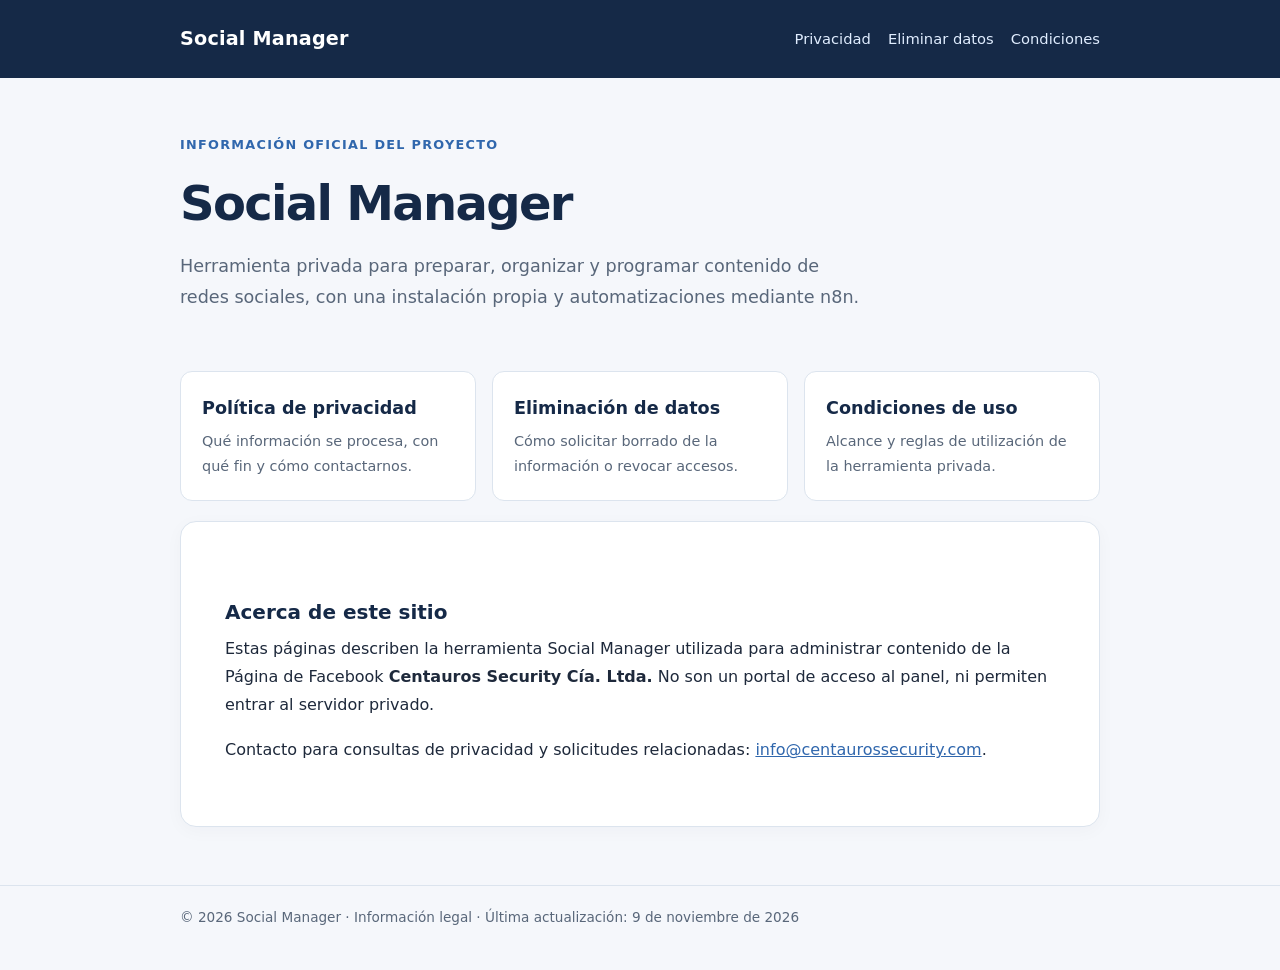
<file: index.html>
<!doctype html><html lang="es"><head><meta charset="UTF-8"><meta name="viewport" content="width=device-width, initial-scale=1"><title>Social Manager | Información legal y privacidad</title><meta name="description" content="Información de privacidad, eliminación de datos y condiciones de uso de Social Manager, herramienta privada de programación de publicaciones."><link rel="stylesheet" href="styles.css"></head><body><header class="masthead"><div class="wrap"><a class="brand" href="index.html">Social Manager</a><nav aria-label="Navegación"><a href="privacidad.html">Privacidad</a><a href="eliminar-datos.html">Eliminar datos</a><a href="condiciones.html">Condiciones</a></nav></div></header><main class="wrap"><section class="hero"><div class="eyebrow">Información oficial del proyecto</div><h1>Social Manager</h1><p class="intro">Herramienta privada para preparar, organizar y programar contenido de redes sociales, con una instalación propia y automatizaciones mediante n8n.</p></section><section class="links" aria-label="Documentos legales"><a class="linkcard" href="privacidad.html"><strong>Política de privacidad</strong><span>Qué información se procesa, con qué fin y cómo contactarnos.</span></a><a class="linkcard" href="eliminar-datos.html"><strong>Eliminación de datos</strong><span>Cómo solicitar borrado de la información o revocar accesos.</span></a><a class="linkcard" href="condiciones.html"><strong>Condiciones de uso</strong><span>Alcance y reglas de utilización de la herramienta privada.</span></a></section><section class="panel"><h2>Acerca de este sitio</h2><p>Estas páginas describen la herramienta Social Manager utilizada para administrar contenido de la Página de Facebook <strong>Centauros Security Cía. Ltda.</strong> No son un portal de acceso al panel, ni permiten entrar al servidor privado.</p><p>Contacto para consultas de privacidad y solicitudes relacionadas: <a href="mailto:info@centaurossecurity.com">info@centaurossecurity.com</a>.</p></section></main><footer><div class="wrap">© 2026 Social Manager · Información legal · Última actualización: 9 de noviembre de 2026</div></footer></body></html>
</file>
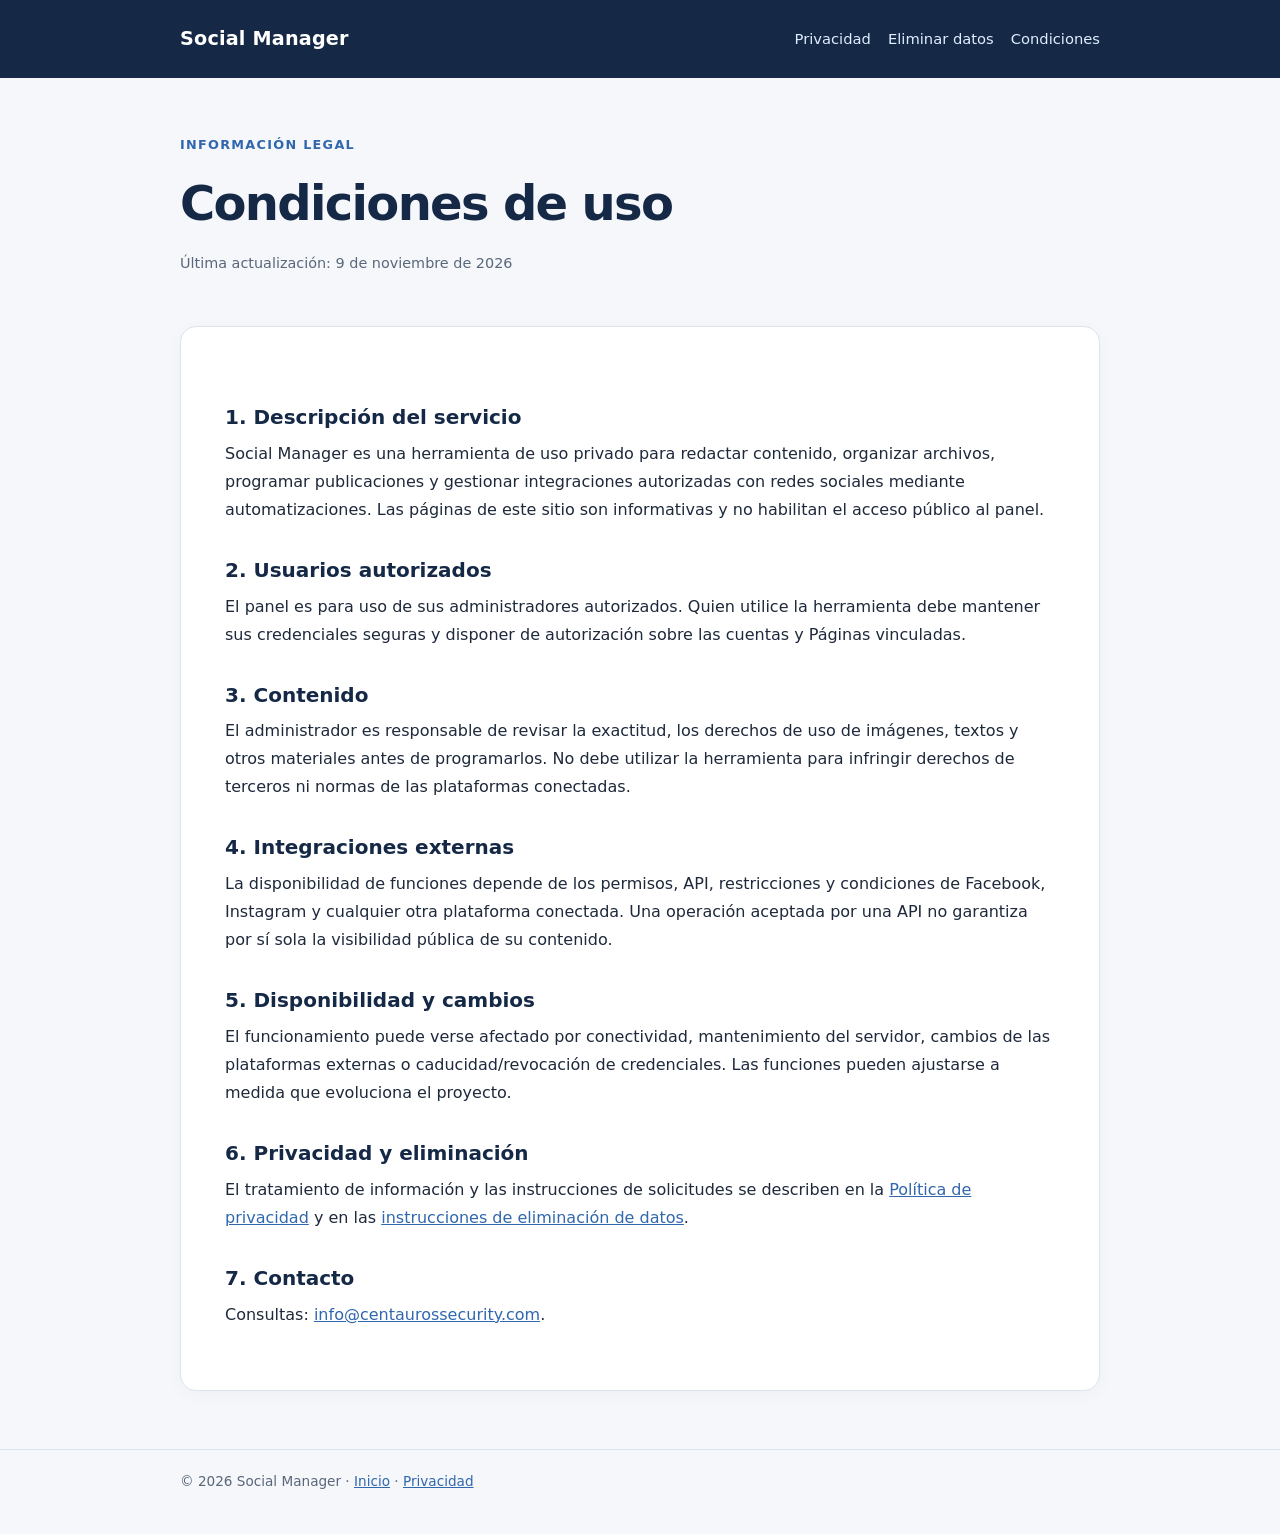
<file: condiciones.html>
<!doctype html><html lang="es"><head><meta charset="UTF-8"><meta name="viewport" content="width=device-width, initial-scale=1"><title>Condiciones de uso | Social Manager</title><meta name="description" content="Condiciones de uso del sistema privado de gestión de publicaciones Social Manager."><link rel="stylesheet" href="styles.css"></head><body><header class="masthead"><div class="wrap"><a class="brand" href="index.html">Social Manager</a><nav aria-label="Navegación"><a href="privacidad.html">Privacidad</a><a href="eliminar-datos.html">Eliminar datos</a><a href="condiciones.html" aria-current="page">Condiciones</a></nav></div></header><main class="wrap"><section class="hero"><div class="eyebrow">Información legal</div><h1>Condiciones de uso</h1><p class="meta">Última actualización: 9 de noviembre de 2026</p></section><article class="panel"><h2>1. Descripción del servicio</h2><p>Social Manager es una herramienta de uso privado para redactar contenido, organizar archivos, programar publicaciones y gestionar integraciones autorizadas con redes sociales mediante automatizaciones. Las páginas de este sitio son informativas y no habilitan el acceso público al panel.</p><h2>2. Usuarios autorizados</h2><p>El panel es para uso de sus administradores autorizados. Quien utilice la herramienta debe mantener sus credenciales seguras y disponer de autorización sobre las cuentas y Páginas vinculadas.</p><h2>3. Contenido</h2><p>El administrador es responsable de revisar la exactitud, los derechos de uso de imágenes, textos y otros materiales antes de programarlos. No debe utilizar la herramienta para infringir derechos de terceros ni normas de las plataformas conectadas.</p><h2>4. Integraciones externas</h2><p>La disponibilidad de funciones depende de los permisos, API, restricciones y condiciones de Facebook, Instagram y cualquier otra plataforma conectada. Una operación aceptada por una API no garantiza por sí sola la visibilidad pública de su contenido.</p><h2>5. Disponibilidad y cambios</h2><p>El funcionamiento puede verse afectado por conectividad, mantenimiento del servidor, cambios de las plataformas externas o caducidad/revocación de credenciales. Las funciones pueden ajustarse a medida que evoluciona el proyecto.</p><h2>6. Privacidad y eliminación</h2><p>El tratamiento de información y las instrucciones de solicitudes se describen en la <a href="privacidad.html">Política de privacidad</a> y en las <a href="eliminar-datos.html">instrucciones de eliminación de datos</a>.</p><h2>7. Contacto</h2><p>Consultas: <a href="mailto:info@centaurossecurity.com">info@centaurossecurity.com</a>.</p></article></main><footer><div class="wrap">© 2026 Social Manager · <a href="index.html">Inicio</a> · <a href="privacidad.html">Privacidad</a></div></footer></body></html>
</file>
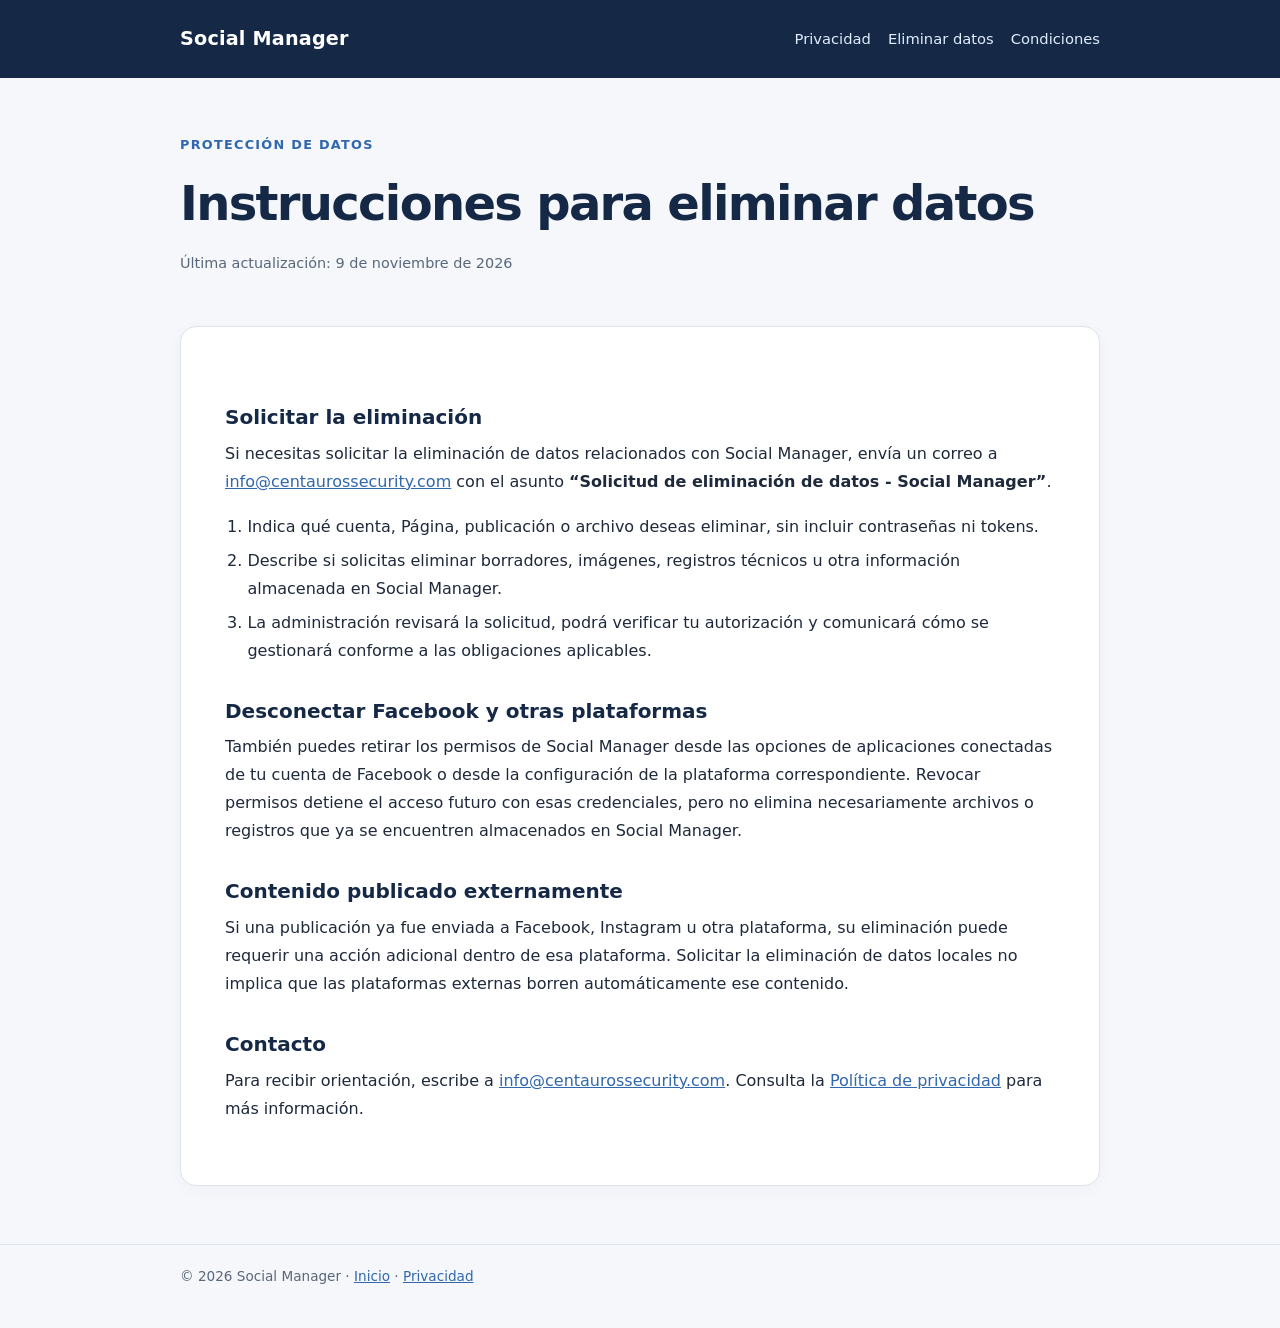
<file: eliminar-datos.html>
<!doctype html><html lang="es"><head><meta charset="UTF-8"><meta name="viewport" content="width=device-width, initial-scale=1"><title>Eliminación de datos | Social Manager</title><meta name="description" content="Instrucciones para solicitar la eliminación de datos tratados por Social Manager."><link rel="stylesheet" href="styles.css"></head><body><header class="masthead"><div class="wrap"><a class="brand" href="index.html">Social Manager</a><nav aria-label="Navegación"><a href="privacidad.html">Privacidad</a><a href="eliminar-datos.html" aria-current="page">Eliminar datos</a><a href="condiciones.html">Condiciones</a></nav></div></header><main class="wrap"><section class="hero"><div class="eyebrow">Protección de datos</div><h1>Instrucciones para eliminar datos</h1><p class="meta">Última actualización: 9 de noviembre de 2026</p></section><article class="panel"><h2>Solicitar la eliminación</h2><p>Si necesitas solicitar la eliminación de datos relacionados con Social Manager, envía un correo a <a href="mailto:info@centaurossecurity.com?subject=Solicitud%20de%20eliminaci%C3%B3n%20de%20datos%20-%20Social%20Manager">info@centaurossecurity.com</a> con el asunto <strong>“Solicitud de eliminación de datos - Social Manager”</strong>.</p><ol><li>Indica qué cuenta, Página, publicación o archivo deseas eliminar, sin incluir contraseñas ni tokens.</li><li>Describe si solicitas eliminar borradores, imágenes, registros técnicos u otra información almacenada en Social Manager.</li><li>La administración revisará la solicitud, podrá verificar tu autorización y comunicará cómo se gestionará conforme a las obligaciones aplicables.</li></ol><h2>Desconectar Facebook y otras plataformas</h2><p>También puedes retirar los permisos de Social Manager desde las opciones de aplicaciones conectadas de tu cuenta de Facebook o desde la configuración de la plataforma correspondiente. Revocar permisos detiene el acceso futuro con esas credenciales, pero no elimina necesariamente archivos o registros que ya se encuentren almacenados en Social Manager.</p><h2>Contenido publicado externamente</h2><p>Si una publicación ya fue enviada a Facebook, Instagram u otra plataforma, su eliminación puede requerir una acción adicional dentro de esa plataforma. Solicitar la eliminación de datos locales no implica que las plataformas externas borren automáticamente ese contenido.</p><h2>Contacto</h2><p>Para recibir orientación, escribe a <a href="mailto:info@centaurossecurity.com">info@centaurossecurity.com</a>. Consulta la <a href="privacidad.html">Política de privacidad</a> para más información.</p></article></main><footer><div class="wrap">© 2026 Social Manager · <a href="index.html">Inicio</a> · <a href="privacidad.html">Privacidad</a></div></footer></body></html>
</file>
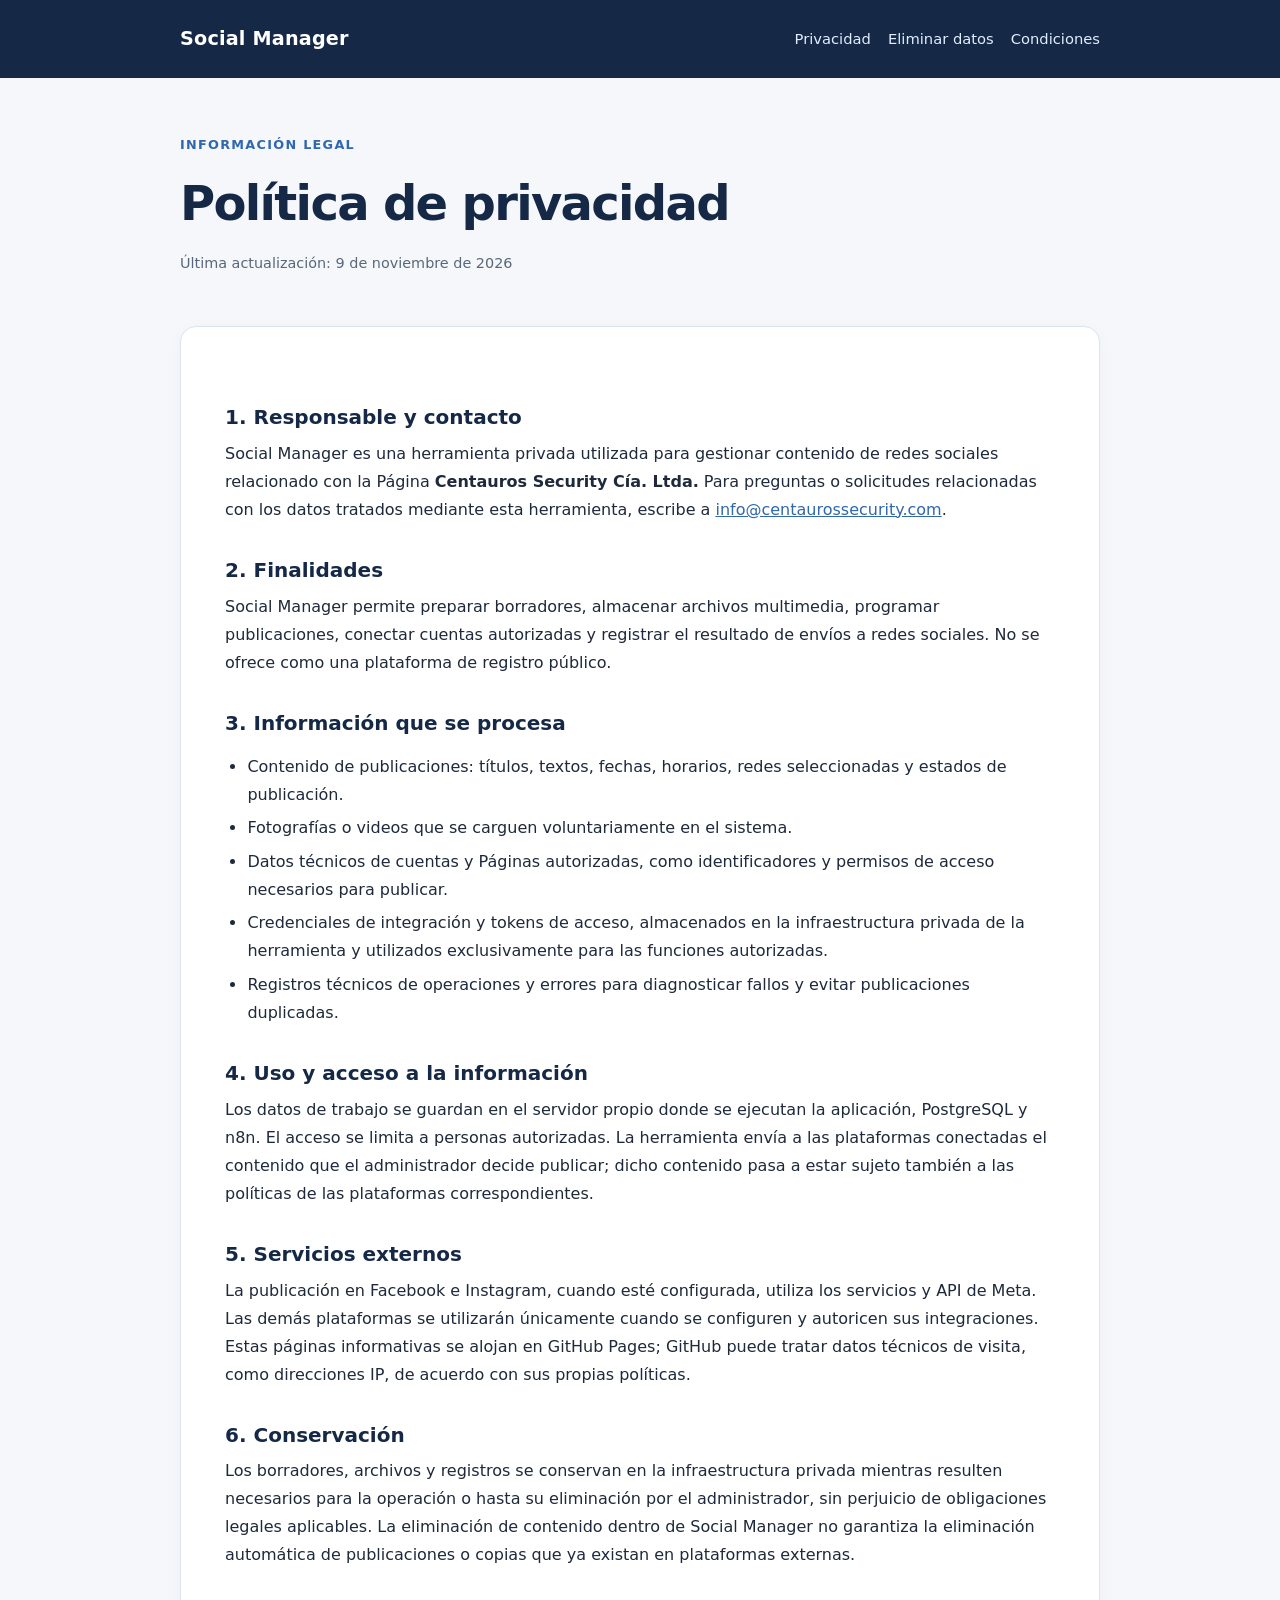
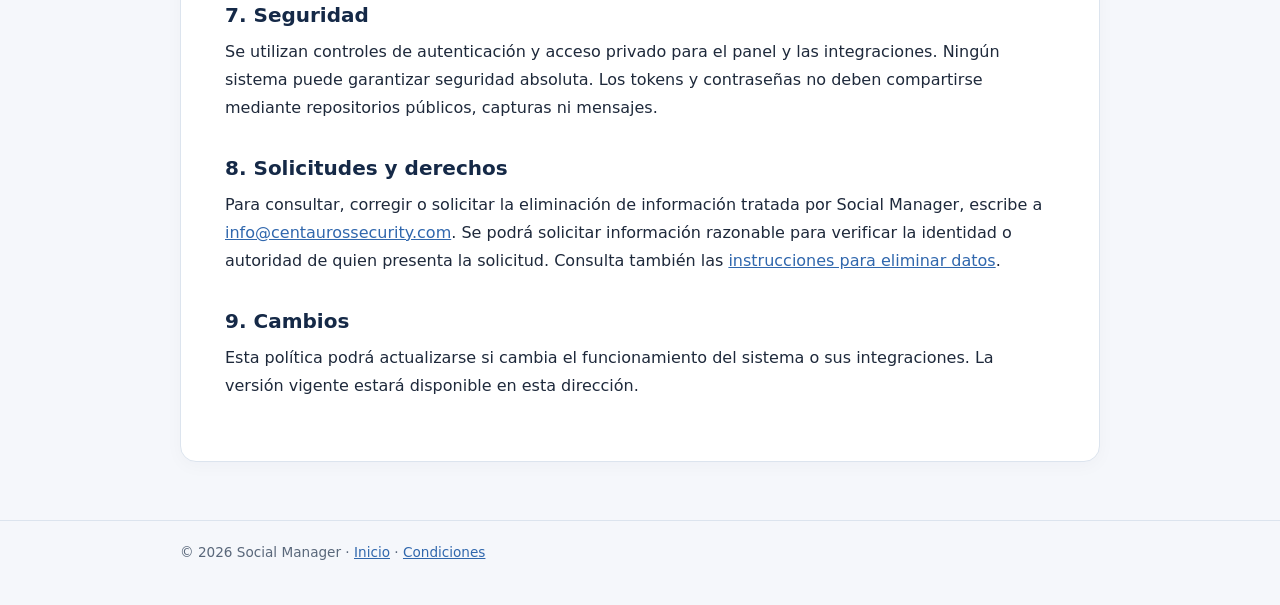
<file: privacidad.html>
<!doctype html><html lang="es"><head><meta charset="UTF-8"><meta name="viewport" content="width=device-width, initial-scale=1"><title>Política de privacidad | Social Manager</title><meta name="description" content="Política de privacidad del sistema privado Social Manager."><link rel="stylesheet" href="styles.css"></head><body><header class="masthead"><div class="wrap"><a class="brand" href="index.html">Social Manager</a><nav aria-label="Navegación"><a href="privacidad.html" aria-current="page">Privacidad</a><a href="eliminar-datos.html">Eliminar datos</a><a href="condiciones.html">Condiciones</a></nav></div></header><main class="wrap"><section class="hero"><div class="eyebrow">Información legal</div><h1>Política de privacidad</h1><p class="meta">Última actualización: 9 de noviembre de 2026</p></section><article class="panel"><h2>1. Responsable y contacto</h2><p>Social Manager es una herramienta privada utilizada para gestionar contenido de redes sociales relacionado con la Página <strong>Centauros Security Cía. Ltda.</strong> Para preguntas o solicitudes relacionadas con los datos tratados mediante esta herramienta, escribe a <a href="mailto:info@centaurossecurity.com">info@centaurossecurity.com</a>.</p><h2>2. Finalidades</h2><p>Social Manager permite preparar borradores, almacenar archivos multimedia, programar publicaciones, conectar cuentas autorizadas y registrar el resultado de envíos a redes sociales. No se ofrece como una plataforma de registro público.</p><h2>3. Información que se procesa</h2><ul><li>Contenido de publicaciones: títulos, textos, fechas, horarios, redes seleccionadas y estados de publicación.</li><li>Fotografías o videos que se carguen voluntariamente en el sistema.</li><li>Datos técnicos de cuentas y Páginas autorizadas, como identificadores y permisos de acceso necesarios para publicar.</li><li>Credenciales de integración y tokens de acceso, almacenados en la infraestructura privada de la herramienta y utilizados exclusivamente para las funciones autorizadas.</li><li>Registros técnicos de operaciones y errores para diagnosticar fallos y evitar publicaciones duplicadas.</li></ul><h2>4. Uso y acceso a la información</h2><p>Los datos de trabajo se guardan en el servidor propio donde se ejecutan la aplicación, PostgreSQL y n8n. El acceso se limita a personas autorizadas. La herramienta envía a las plataformas conectadas el contenido que el administrador decide publicar; dicho contenido pasa a estar sujeto también a las políticas de las plataformas correspondientes.</p><h2>5. Servicios externos</h2><p>La publicación en Facebook e Instagram, cuando esté configurada, utiliza los servicios y API de Meta. Las demás plataformas se utilizarán únicamente cuando se configuren y autoricen sus integraciones. Estas páginas informativas se alojan en GitHub Pages; GitHub puede tratar datos técnicos de visita, como direcciones IP, de acuerdo con sus propias políticas.</p><h2>6. Conservación</h2><p>Los borradores, archivos y registros se conservan en la infraestructura privada mientras resulten necesarios para la operación o hasta su eliminación por el administrador, sin perjuicio de obligaciones legales aplicables. La eliminación de contenido dentro de Social Manager no garantiza la eliminación automática de publicaciones o copias que ya existan en plataformas externas.</p><h2>7. Seguridad</h2><p>Se utilizan controles de autenticación y acceso privado para el panel y las integraciones. Ningún sistema puede garantizar seguridad absoluta. Los tokens y contraseñas no deben compartirse mediante repositorios públicos, capturas ni mensajes.</p><h2>8. Solicitudes y derechos</h2><p>Para consultar, corregir o solicitar la eliminación de información tratada por Social Manager, escribe a <a href="mailto:info@centaurossecurity.com">info@centaurossecurity.com</a>. Se podrá solicitar información razonable para verificar la identidad o autoridad de quien presenta la solicitud. Consulta también las <a href="eliminar-datos.html">instrucciones para eliminar datos</a>.</p><h2>9. Cambios</h2><p>Esta política podrá actualizarse si cambia el funcionamiento del sistema o sus integraciones. La versión vigente estará disponible en esta dirección.</p></article></main><footer><div class="wrap">© 2026 Social Manager · <a href="index.html">Inicio</a> · <a href="condiciones.html">Condiciones</a></div></footer></body></html>
</file>
<file: styles.css>
:root{--navy:#152947;--blue:#3067ad;--ink:#1e293b;--muted:#59677a;--line:#dce4ee;--bg:#f5f7fb;--white:#fff}
*{box-sizing:border-box}html{scroll-behavior:smooth}body{margin:0;background:var(--bg);color:var(--ink);font:16px/1.75 system-ui,-apple-system,BlinkMacSystemFont,"Segoe UI",sans-serif}a{color:var(--blue)}a:hover{text-decoration-thickness:2px}.wrap{width:min(920px,calc(100% - 36px));margin-inline:auto}.masthead{background:var(--navy);color:white;padding:22px 0}.masthead .wrap{display:flex;align-items:center;justify-content:space-between;gap:14px;flex-wrap:wrap}.brand{font-weight:750;color:white;text-decoration:none;font-size:1.2rem;letter-spacing:.01em}.masthead nav{display:flex;gap:17px;flex-wrap:wrap}.masthead nav a{color:#e0edff;text-decoration:none;font-size:.92rem}.masthead nav a:hover{text-decoration:underline}.hero{padding:56px 0 14px}.eyebrow{font-size:.8rem;color:var(--blue);font-weight:800;letter-spacing:.1em;text-transform:uppercase}h1{font-size:clamp(1.9rem,5vw,3rem);line-height:1.18;color:var(--navy);letter-spacing:-.035em;margin:.4em 0}h2{font-size:1.25rem;color:var(--navy);line-height:1.4;margin:1.6em 0 .4em}p{margin:.55em 0 1.1em}.intro{color:var(--muted);font-size:1.1rem;max-width:680px}.panel{background:var(--white);border:1px solid var(--line);border-radius:16px;padding:clamp(22px,5vw,44px);box-shadow:0 4px 18px #1c2d4f08;margin:20px 0 58px}.links{display:grid;grid-template-columns:repeat(auto-fit,minmax(230px,1fr));gap:16px;margin-top:25px}.linkcard{display:block;background:white;border:1px solid var(--line);border-radius:12px;padding:21px;text-decoration:none;color:var(--ink)}.linkcard:hover{border-color:var(--blue);box-shadow:0 5px 18px #1c2d4f0f}.linkcard strong{display:block;color:var(--navy);font-size:1.1rem}.linkcard span{display:block;color:var(--muted);margin-top:5px;font-size:.9rem}.meta{font-size:.9rem;color:var(--muted)}footer{padding:20px 0 40px;border-top:1px solid var(--line);color:var(--muted);font-size:.85rem}.notice{border-left:3px solid var(--blue);padding:13px 18px;background:#eef4fc;border-radius:0 8px 8px 0;margin:20px 0}ul,ol{padding-left:1.4em}li{margin:.35em 0}code{background:#f1f5f9;padding:1px 4px;border-radius:3px}a:focus-visible{outline:3px solid #f5ad3c;outline-offset:3px}
</file>
